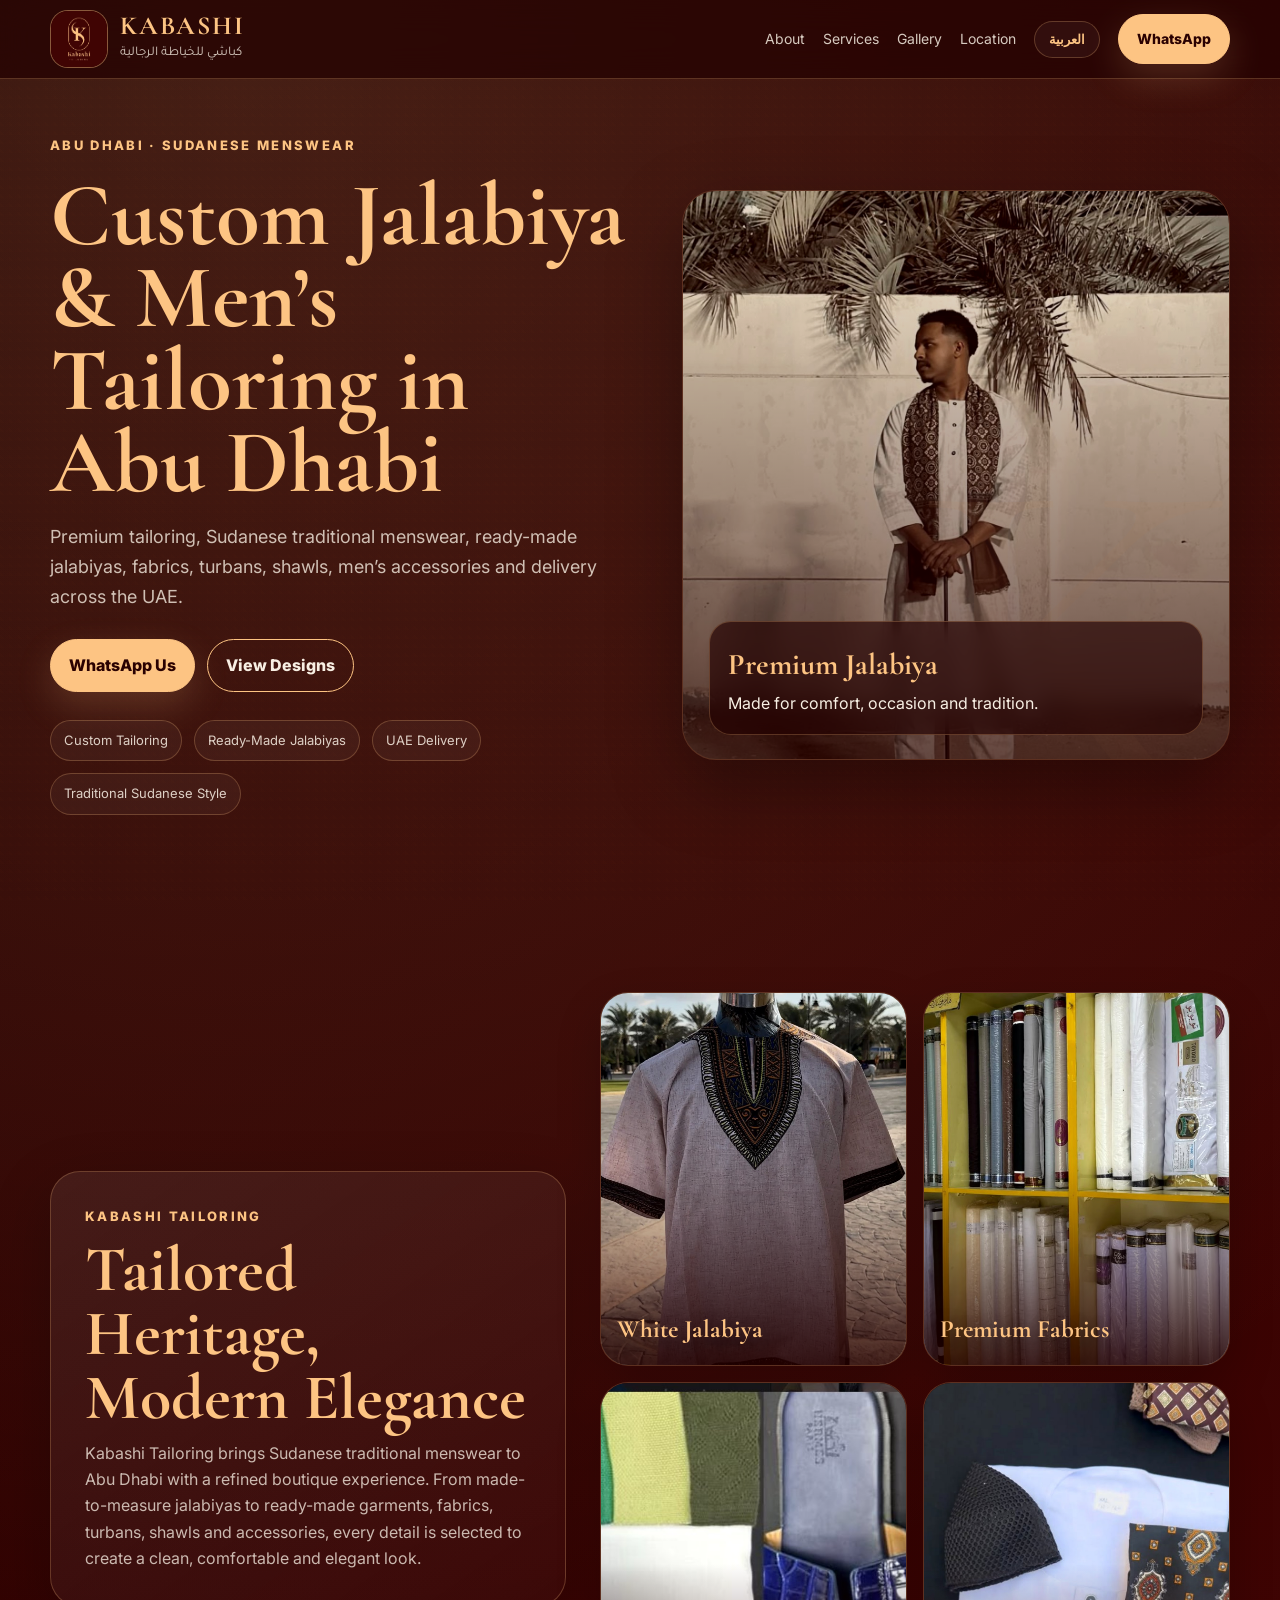
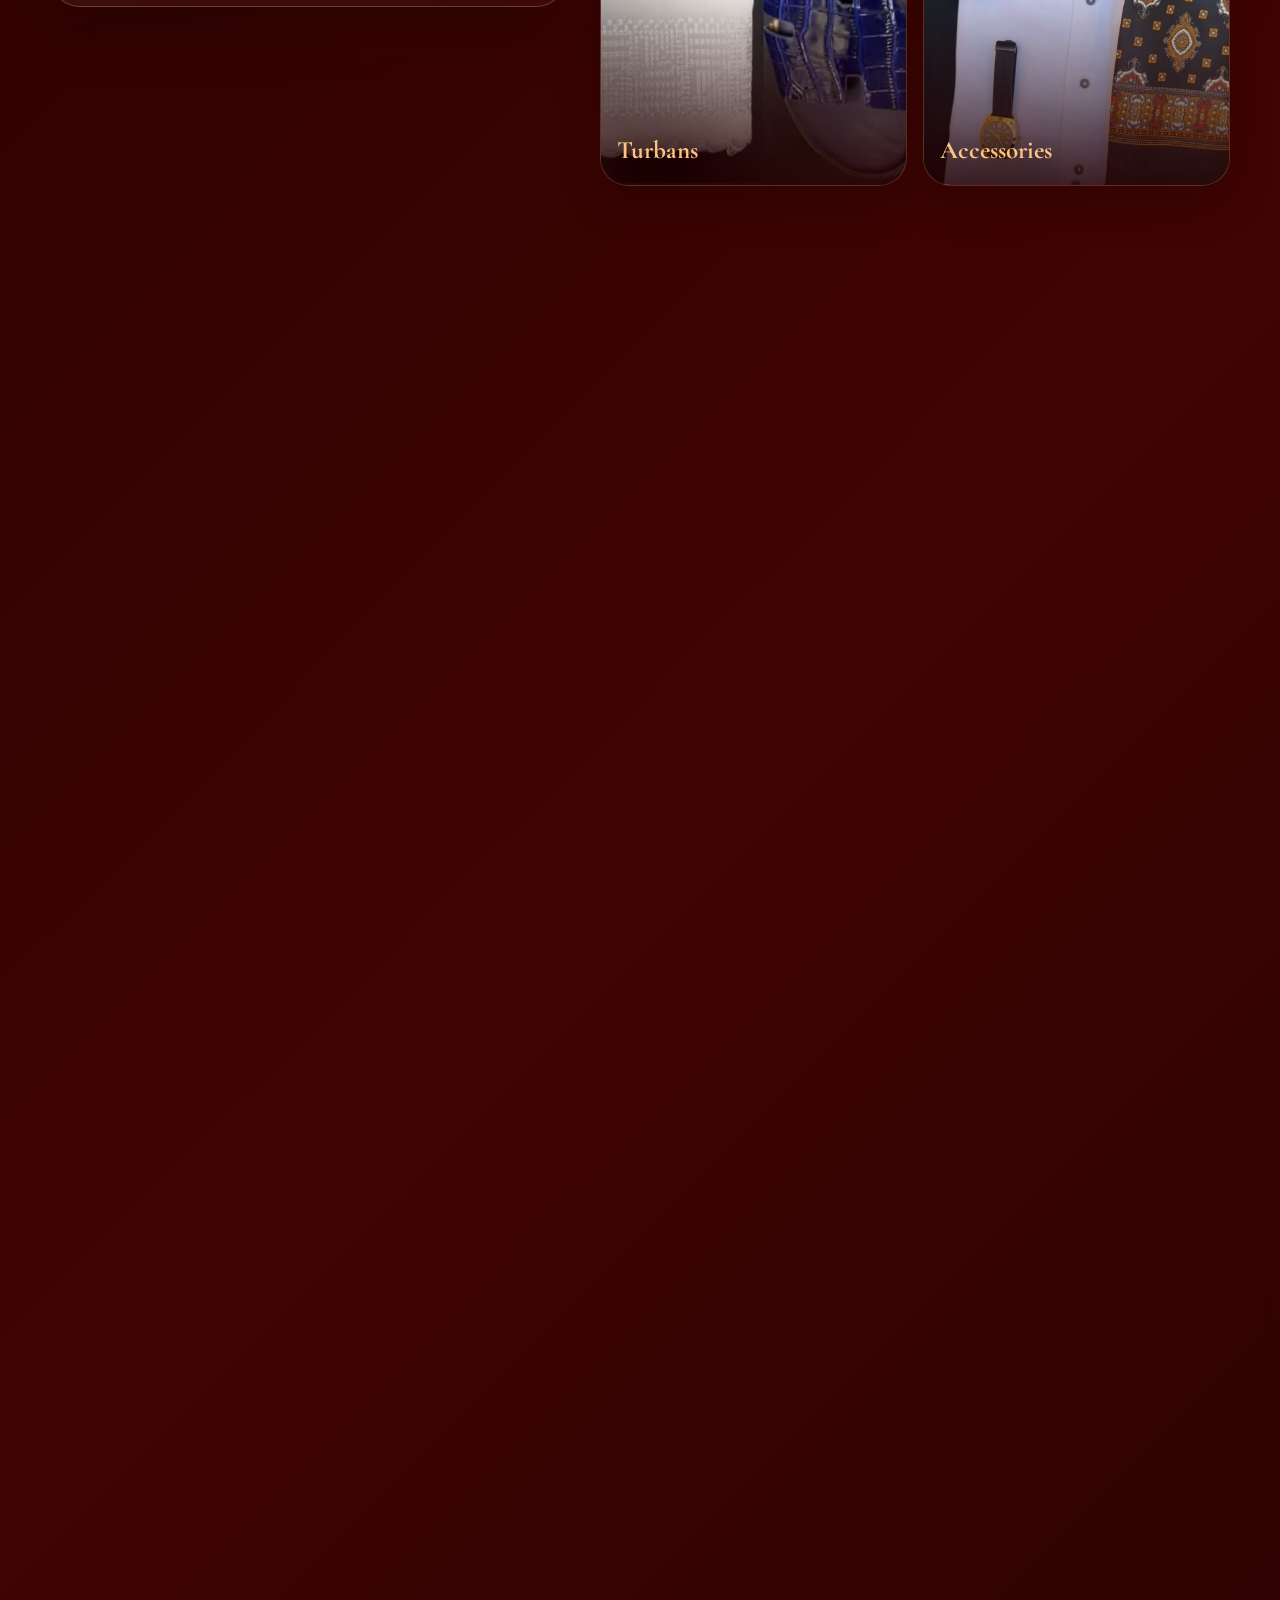
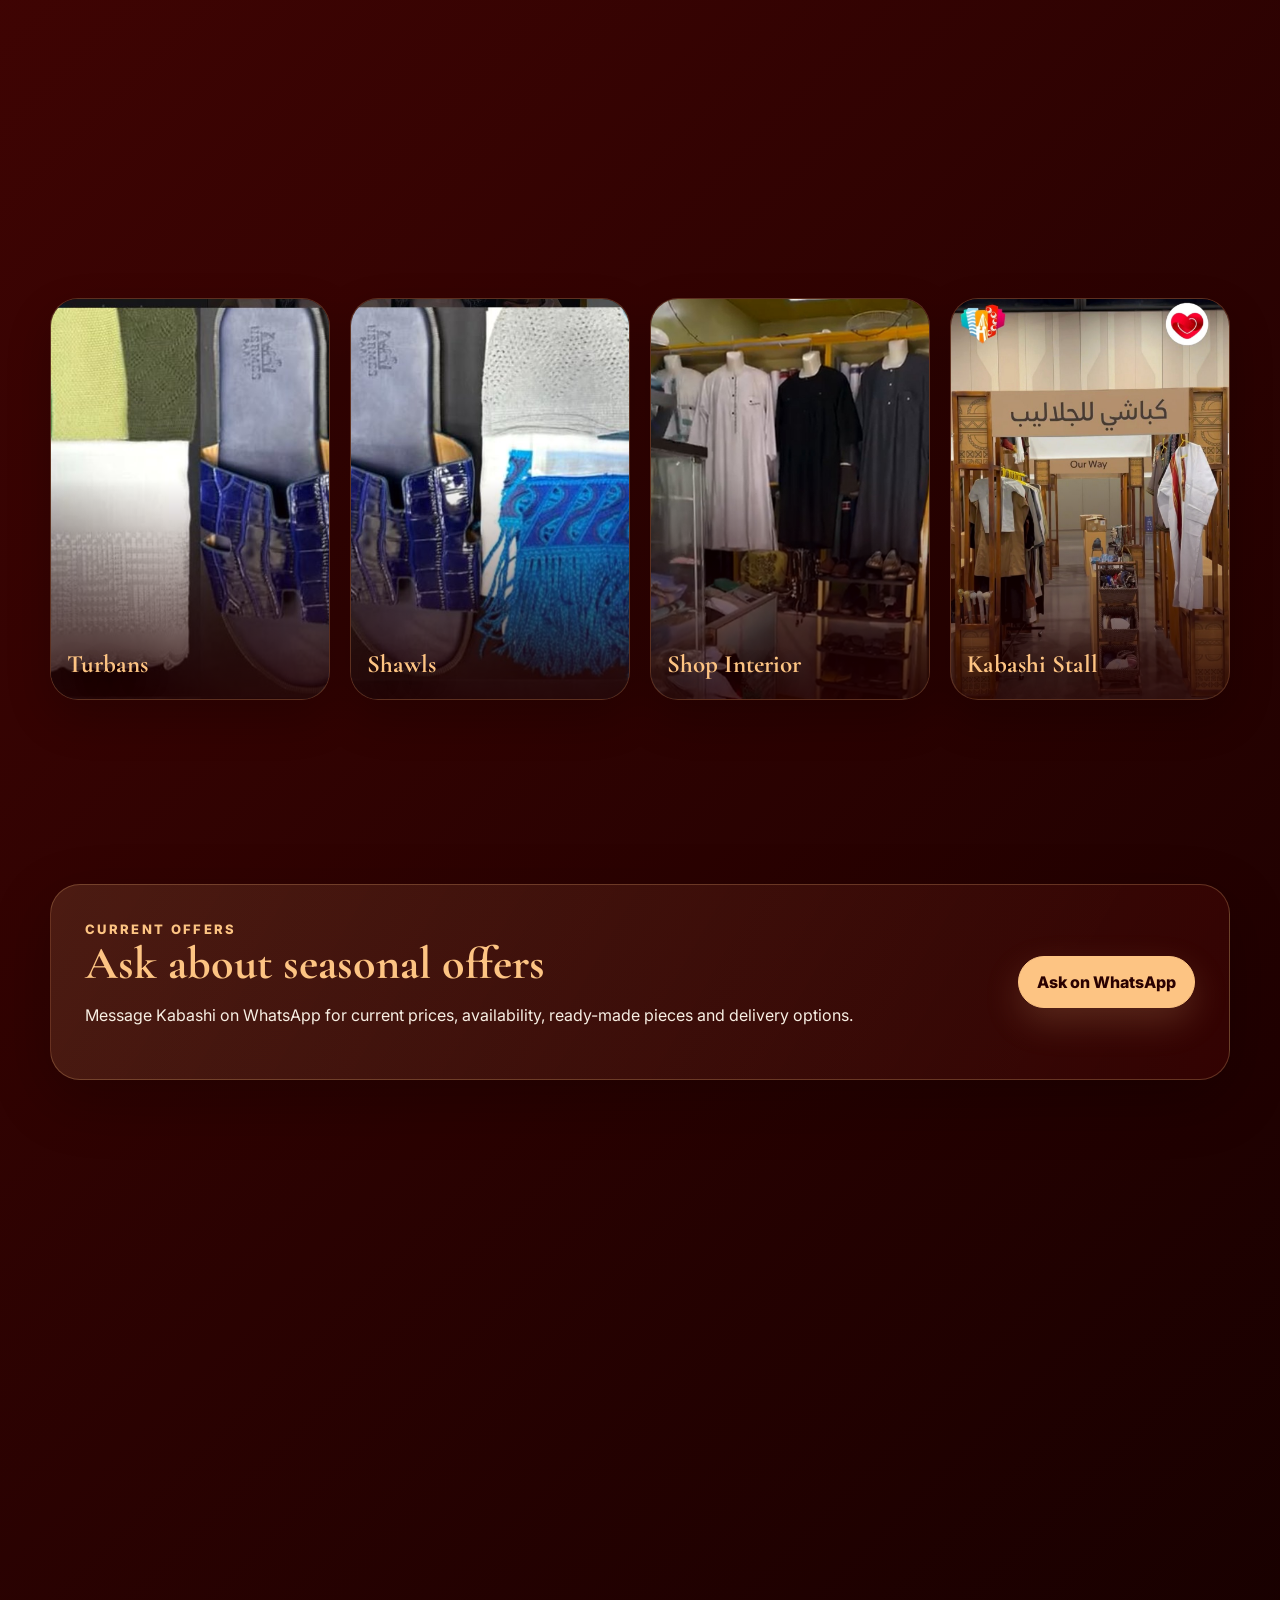
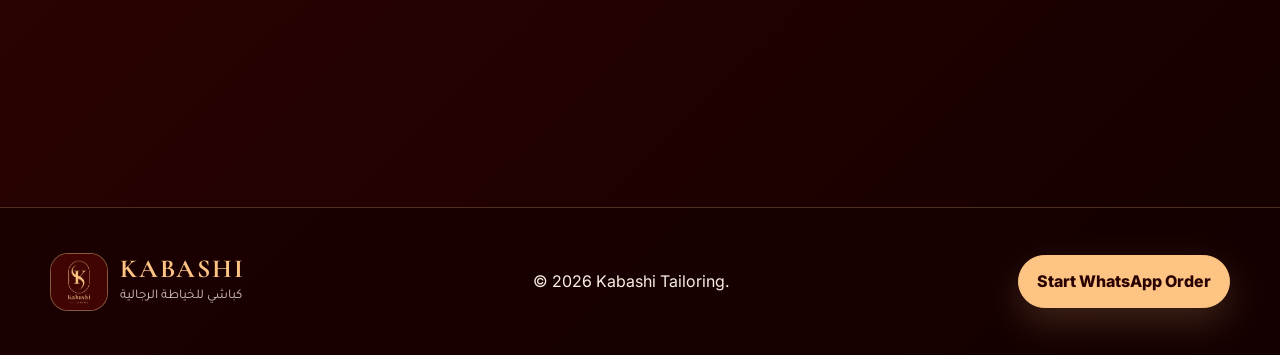
<file: index.html>
<!doctype html>
<html lang='en' dir='ltr'>
<head>
  <meta charset='utf-8'>
  <meta name='viewport' content='width=device-width, initial-scale=1'>
  <meta name='description' content='Kabashi Tailoring in Abu Dhabi offers custom jalabiya tailoring, Sudanese menswear, ready-made jalabiyas, fabrics, turbans, shawls, accessories and UAE delivery.'>
  <meta name='theme-color' content='#400403'>
  <title>Kabashi Tailoring | كباشي للخياطة الرجالية</title>
  <link rel='preconnect' href='https://fonts.googleapis.com'>
  <link rel='preconnect' href='https://fonts.gstatic.com' crossorigin>
  <link href='https://fonts.googleapis.com/css2?family=Cormorant+Garamond:wght@600;700&family=Inter:wght@400;500;600;700&family=Tajawal:wght@400;500;700;800&display=swap' rel='stylesheet'>
  <style>
    :root{--burgundy:#400403;--dark:#210000;--wine:#5A0806;--gold:#FDC483;--bronze:#D69C6F;--ivory:#F8EFE3;--beige:#E8D0B2;--line:rgba(253,196,131,.24);--shadow:0 24px 70px rgba(0,0,0,.35);--serif:'Cormorant Garamond',Georgia,serif;--sans:'Inter',system-ui,sans-serif;--arabic:'Tajawal',sans-serif;--max:1180px}
    *{box-sizing:border-box}html{scroll-behavior:smooth}body{margin:0;font-family:var(--sans);background:radial-gradient(circle at 20% 0%,rgba(253,196,131,.16),transparent 32%),linear-gradient(135deg,#210000,var(--burgundy) 48%,#140000);color:var(--ivory);line-height:1.65;overflow-x:hidden}body:before{content:'';position:fixed;inset:0;pointer-events:none;background-image:linear-gradient(45deg,rgba(253,196,131,.05) 25%,transparent 25%),linear-gradient(-45deg,rgba(253,196,131,.04) 25%,transparent 25%);background-size:9px 9px;opacity:.24;z-index:-1}a{color:inherit;text-decoration:none}.container{width:min(calc(100% - 36px),var(--max));margin:auto}.header{position:fixed;top:0;left:0;right:0;z-index:50;background:rgba(35,0,0,.72);backdrop-filter:blur(16px);border-bottom:1px solid var(--line)}.nav{height:78px;display:flex;align-items:center;justify-content:space-between;gap:24px}.brand{display:flex;align-items:center;gap:12px}.logo-img{width:58px;height:58px;border-radius:18px;border:1px solid rgba(253,196,131,.45);object-fit:cover;background:#2A0101}.brand strong{font-family:var(--serif);font-size:26px;letter-spacing:.07em;color:var(--gold);display:block;line-height:1}.brand small{font-family:var(--arabic);display:block;margin-top:4px;color:rgba(248,239,227,.82)}.links{display:flex;align-items:center;gap:18px}.links a{font-size:14px;color:rgba(248,239,227,.84)}.links a:hover{color:var(--gold)}.btn{display:inline-flex;align-items:center;justify-content:center;gap:8px;border-radius:999px;border:1px solid var(--gold);padding:12px 18px;font-weight:800;transition:.25s ease}.btn.primary{background:var(--gold);color:#2A0101;box-shadow:0 14px 36px rgba(253,196,131,.18)}.btn:hover{transform:translateY(-2px);box-shadow:0 18px 45px rgba(253,196,131,.16)}.menu,.lang{background:rgba(255,255,255,.04);border:1px solid var(--line);color:var(--gold);border-radius:999px;padding:10px 14px;font-weight:800;cursor:pointer}.menu{display:none;border-radius:14px}.hero{min-height:100vh;display:grid;align-items:center;padding:120px 0 70px}.hero-grid{display:grid;grid-template-columns:1fr .95fr;gap:56px;align-items:center}.eyebrow{color:var(--gold);letter-spacing:.18em;text-transform:uppercase;font-size:13px;font-weight:800}.hero h1{font-family:var(--serif);font-size:clamp(48px,7vw,96px);line-height:.92;margin:18px 0;color:var(--gold)}.lead{font-size:18px;color:rgba(248,239,227,.78);max-width:650px}.hero-actions,.badges{display:flex;gap:12px;flex-wrap:wrap;margin-top:28px}.badge{border:1px solid var(--line);background:rgba(255,255,255,.04);border-radius:999px;padding:9px 13px;color:rgba(248,239,227,.86);font-size:13px}.hero-photo{position:relative;border:1px solid var(--line);border-radius:34px;min-height:570px;overflow:hidden;box-shadow:var(--shadow);background:#2A0101}.hero-photo:before{content:'K';position:absolute;right:-20px;bottom:-110px;font-family:var(--serif);font-size:520px;line-height:.8;color:rgba(253,196,131,.1);z-index:1}.hero-photo img{position:absolute;inset:0;width:100%;height:100%;object-fit:cover;filter:saturate(.92) contrast(1.05);opacity:.9}.hero-photo:after{content:'';position:absolute;inset:0;background:linear-gradient(180deg,transparent 10%,rgba(35,0,0,.68));z-index:2}.hero-caption{position:absolute;z-index:3;left:26px;right:26px;bottom:24px;border:1px solid var(--line);border-radius:22px;background:rgba(35,0,0,.66);backdrop-filter:blur(12px);padding:18px}.hero-caption b{font-family:var(--serif);font-size:30px;color:var(--gold);display:block}.section{padding:92px 0}.section-head{max-width:780px;margin:0 auto 42px;text-align:center}.section-head h2,.panel h2{font-family:var(--serif);font-size:clamp(38px,5vw,64px);line-height:1;margin:10px 0;color:var(--gold)}.section-head p,.panel p{color:rgba(248,239,227,.76);margin:0}.grid{display:grid;gap:20px}.split{display:grid;grid-template-columns:.9fr 1.1fr;gap:34px;align-items:center}.panel,.card,.offer{border:1px solid var(--line);border-radius:30px;background:linear-gradient(145deg,rgba(255,255,255,.07),rgba(255,255,255,.025));box-shadow:0 20px 60px rgba(0,0,0,.22)}.panel{padding:34px}.visual-grid{display:grid;grid-template-columns:repeat(2,1fr);gap:16px}.visual,.gallery-card{position:relative;overflow:hidden;border:1px solid var(--line);border-radius:28px;background:#2A0101;box-shadow:0 18px 45px rgba(0,0,0,.2)}.visual{min-height:230px}.visual img,.gallery-card img{width:100%;height:100%;object-fit:cover;display:block;transition:.4s ease}.visual:after,.gallery-card:after{content:attr(data-title);position:absolute;left:16px;right:16px;bottom:14px;font-family:var(--serif);font-size:25px;font-weight:800;color:var(--gold);text-shadow:0 8px 20px rgba(0,0,0,.55);z-index:2}.visual:before,.gallery-card:before{content:'';position:absolute;inset:0;background:linear-gradient(180deg,transparent 45%,rgba(35,0,0,.86));z-index:1}.visual:hover img,.gallery-card:hover img{transform:scale(1.06)}.cards{grid-template-columns:repeat(3,1fr)}.card{padding:28px;transition:.25s ease}.card:hover{transform:translateY(-6px);border-color:rgba(253,196,131,.58)}.icon{width:54px;height:54px;border-radius:18px;background:rgba(253,196,131,.12);border:1px solid var(--line);display:grid;place-items:center;color:var(--gold);font-size:24px}.card h3{font-family:var(--serif);font-size:28px;margin:18px 0 8px;color:var(--ivory)}.card p{color:rgba(248,239,227,.72);margin:0}.gallery{grid-template-columns:repeat(4,1fr)}.gallery-card{min-height:270px}.offer{display:flex;align-items:center;justify-content:space-between;gap:24px;padding:34px;background:linear-gradient(120deg,rgba(253,196,131,.13),rgba(64,4,3,.58))}.offer h2{font-family:var(--serif);font-size:46px;line-height:1;margin:0 0 10px;color:var(--gold)}.contact-grid{display:grid;grid-template-columns:1fr 1fr;gap:22px}.map{min-height:360px;border:1px solid var(--line);border-radius:30px;overflow:hidden;background:#1a0000}.map iframe{width:100%;height:100%;border:0;filter:saturate(.82) contrast(1.05)}.footer{padding:44px 0;border-top:1px solid var(--line);background:rgba(20,0,0,.6)}.footer-grid{display:flex;align-items:center;justify-content:space-between;gap:24px}.reveal{opacity:0;transform:translateY(24px);transition:opacity .7s ease,transform .7s ease}.reveal.visible{opacity:1;transform:none}.is-arabic{font-family:var(--arabic)}.is-arabic h1,.is-arabic h2,.is-arabic h3{font-family:var(--arabic)}@media(max-width:900px){.links{position:fixed;top:78px;left:18px;right:18px;display:none;flex-direction:column;align-items:stretch;background:rgba(35,0,0,.96);border:1px solid var(--line);border-radius:24px;padding:18px}.links.open{display:flex}.menu{display:block}.hero-grid,.split,.contact-grid{grid-template-columns:1fr}.hero-photo{min-height:460px}.cards{grid-template-columns:1fr}.gallery{grid-template-columns:repeat(2,1fr)}.footer-grid,.offer{align-items:flex-start;flex-direction:column}.nav{height:74px}}@media(max-width:560px){.gallery,.visual-grid{grid-template-columns:1fr}.hero h1{font-size:50px}.section{padding:66px 0}.panel,.card,.offer{padding:22px}.hero-actions .btn{width:100%}}
  </style>
</head>
<body>
<header class='header'>
  <div class='container nav'>
    <a class='brand' href='#home' aria-label='Kabashi Tailoring home'><img class='logo-img' src='assets/kabashi-logo.png' alt='Kabashi logo'><div><strong>KABASHI</strong><small>كباشي للخياطة الرجالية</small></div></a>
    <button class='menu' id='menu' aria-label='Open menu'>☰</button>
    <nav class='links' id='links'><a href='#about'>About</a><a href='#services'>Services</a><a href='#gallery'>Gallery</a><a href='#location'>Location</a><button class='lang' id='lang'>العربية</button><a class='btn primary' href='https://wa.me/971545222631' target='_blank' rel='noopener'>WhatsApp</a></nav>
  </div>
</header>
<main id='home'>
  <section class='hero'>
    <div class='container hero-grid'>
      <div class='reveal'><div class='eyebrow' data-en='Abu Dhabi · Sudanese menswear' data-ar='أبوظبي · أزياء رجالية سودانية'>Abu Dhabi · Sudanese menswear</div><h1 data-en='Custom Jalabiya & Men’s Tailoring in Abu Dhabi' data-ar='تفصيل جلابية وخياطة رجالية في أبوظبي'>Custom Jalabiya & Men’s Tailoring in Abu Dhabi</h1><p class='lead' data-en='Premium tailoring, Sudanese traditional menswear, ready-made jalabiyas, fabrics, turbans, shawls, men’s accessories and delivery across the UAE.' data-ar='تفصيل رجالي فاخر، جلابيات سودانية، أقمشة، عمائم، شالات، مستلزمات رجالية، وخدمة توصيل داخل الإمارات.'>Premium tailoring, Sudanese traditional menswear, ready-made jalabiyas, fabrics, turbans, shawls, men’s accessories and delivery across the UAE.</p><div class='hero-actions'><a class='btn primary' href='https://wa.me/971545222631' target='_blank' rel='noopener' data-en='WhatsApp Us' data-ar='تواصل عبر واتساب'>WhatsApp Us</a><a class='btn' href='#gallery' data-en='View Designs' data-ar='شاهد التصاميم'>View Designs</a></div><div class='badges'><span class='badge'>Custom Tailoring</span><span class='badge'>Ready-Made Jalabiyas</span><span class='badge'>UAE Delivery</span><span class='badge'>Traditional Sudanese Style</span></div></div>
      <div class='hero-photo reveal'><img src='assets/photos/hero-jalabiya.jpg' alt='Kabashi jalabiya tailoring hero image'><div class='hero-caption'><b>Premium Jalabiya</b><span>Made for comfort, occasion and tradition.</span></div></div>
    </div>
  </section>
  <section class='section' id='about'><div class='container split'><div class='panel reveal'><div class='eyebrow'>Kabashi Tailoring</div><h2 data-en='Tailored Heritage, Modern Elegance' data-ar='أصالة في التفصيل وأناقة معاصرة'>Tailored Heritage, Modern Elegance</h2><p data-en='Kabashi Tailoring brings Sudanese traditional menswear to Abu Dhabi with a refined boutique experience. From made-to-measure jalabiyas to ready-made garments, fabrics, turbans, shawls and accessories, every detail is selected to create a clean, comfortable and elegant look.' data-ar='كباشي للخياطة الرجالية يقدم تجربة خياطة رجالية بطابع سوداني أصيل في أبوظبي، من تفصيل الجلابية حسب المقاس إلى الجلابيات الجاهزة والأقمشة والعمائم والشالات والمستلزمات الرجالية.'>Kabashi Tailoring brings Sudanese traditional menswear to Abu Dhabi with a refined boutique experience. From made-to-measure jalabiyas to ready-made garments, fabrics, turbans, shawls and accessories, every detail is selected to create a clean, comfortable and elegant look.</p></div><div class='visual-grid reveal'><div class='visual' data-title='White Jalabiya'><img src='assets/photos/white-jalabiya.jpg' alt='White jalabiya'></div><div class='visual' data-title='Premium Fabrics'><img src='assets/photos/fabric-wall.jpg' alt='Fabric wall'></div><div class='visual' data-title='Turbans'><img src='assets/photos/turbans-accessories.jpg' alt='Turbans and accessories'></div><div class='visual' data-title='Accessories'><img src='assets/photos/flat-lay-accessories.jpg' alt='Mens accessories'></div></div></div></section>
  <section class='section' id='services'><div class='container'><div class='section-head reveal'><div class='eyebrow'>Services</div><h2 data-en='Everything for the complete Sudanese look' data-ar='كل ما تحتاجه لإطلالة سودانية متكاملة'>Everything for the complete Sudanese look</h2><p data-en='A focused service offering for custom fitting, ready-made garments, styling essentials and delivery.' data-ar='خدمات تفصيل وملابس جاهزة ومستلزمات رجالية وتوصيل بطريقة سهلة وواضحة.'>A focused service offering for custom fitting, ready-made garments, styling essentials and delivery.</p></div><div class='grid cards'><article class='card reveal'><div class='icon'>✂</div><h3>Custom Jalabiya Tailoring</h3><p>Made-to-measure jalabiyas with clean cuts, accurate fitting and elegant finishing.</p></article><article class='card reveal'><div class='icon'>◎</div><h3>Ready-Made Jalabiyas</h3><p>Browse ready-made jalabiyas for daily wear, occasions, gatherings and Eid.</p></article><article class='card reveal'><div class='icon'>▧</div><h3>Fabrics & Materials</h3><p>Selected fabrics suitable for comfort, durability and traditional styling.</p></article><article class='card reveal'><div class='icon'>◌</div><h3>Turbans & Shawls</h3><p>Complete your Sudanese look with matching turbans, shawls and styling essentials.</p></article><article class='card reveal'><div class='icon'>✓</div><h3>Alterations & Fitting</h3><p>Adjustment and fitting support for a better final look before delivery or pickup.</p></article><article class='card reveal'><div class='icon'>↗</div><h3>UAE Delivery</h3><p>Order through WhatsApp and ask about delivery options across the UAE.</p></article></div></div></section>
  <section class='section' id='gallery'><div class='container'><div class='section-head reveal'><div class='eyebrow'>Gallery</div><h2 data-en='Our Latest Designs' data-ar='أحدث التصاميم'>Our Latest Designs</h2><p>Real Kabashi product and shop photos connected from the assets/photos folder.</p></div><div class='grid gallery'><div class='gallery-card reveal' data-title='White Jalabiya'><img src='assets/photos/white-jalabiya.jpg' alt='White jalabiya by Kabashi'></div><div class='gallery-card reveal' data-title='Colored Jalabiya'><img src='assets/photos/colored-jalabiya.jpg' alt='Colored jalabiya by Kabashi'></div><div class='gallery-card reveal' data-title='Premium Fabrics'><img src='assets/photos/fabric-rolls.jpg' alt='Fabric rolls'></div><div class='gallery-card reveal' data-title='Fabric Wall'><img src='assets/photos/fabric-wall.jpg' alt='Fabric wall display'></div><div class='gallery-card reveal' data-title='Turbans'><img src='assets/photos/turbans-accessories.jpg' alt='Turbans and accessories'></div><div class='gallery-card reveal' data-title='Shawls'><img src='assets/photos/shawls-accessories.jpg' alt='Shawls accessories'></div><div class='gallery-card reveal' data-title='Shop Interior'><img src='assets/photos/shop-interior.jpg' alt='Kabashi shop interior'></div><div class='gallery-card reveal' data-title='Kabashi Stall'><img src='assets/photos/kabashi-stall.jpg' alt='Kabashi stall'></div></div></div></section>
  <section class='section'><div class='container offer reveal'><div><div class='eyebrow'>Current Offers</div><h2 data-en='Ask about seasonal offers' data-ar='اسأل عن العروض الموسمية'>Ask about seasonal offers</h2><p>Message Kabashi on WhatsApp for current prices, availability, ready-made pieces and delivery options.</p></div><a class='btn primary' href='https://wa.me/971545222631' target='_blank' rel='noopener'>Ask on WhatsApp</a></div></section>
  <section class='section' id='location'><div class='container contact-grid'><div class='panel reveal'><div class='eyebrow'>Visit Kabashi</div><h2 data-en='Find us in Abu Dhabi' data-ar='زورونا في أبوظبي'>Find us in Abu Dhabi</h2><p>Kabashi Tailoring is located in Abu Dhabi, Musaffah / Mohamed Bin Zayed City / East 12 area. Visit for measurements, ready-made jalabiyas, fabrics, accessories and fitting support.</p><p><strong>Phone / WhatsApp:</strong> 054 522 2631<br><strong>Instagram:</strong> @kabashijalabia</p><div class='hero-actions'><a class='btn primary' href='https://maps.app.goo.gl/zRtJLdgBqovz6FBf7' target='_blank' rel='noopener'>Get Directions</a><a class='btn' href='https://www.instagram.com/kabashijalabia' target='_blank' rel='noopener'>Instagram</a></div></div><div class='map reveal'><iframe title='Kabashi Tailoring Google Map' loading='lazy' referrerpolicy='no-referrer-when-downgrade' src='https://www.google.com/maps?q=Kabashi%20gents%20tailor%20Abu%20Dhabi&output=embed'></iframe></div></div></section>
</main>
<footer class='footer'><div class='container footer-grid'><a class='brand' href='#home'><img class='logo-img' src='assets/kabashi-logo.png' alt='Kabashi logo'><div><strong>KABASHI</strong><small>كباشي للخياطة الرجالية</small></div></a><p>© <span id='year'></span> Kabashi Tailoring.</p><a class='btn primary' href='https://wa.me/971545222631' target='_blank' rel='noopener'>Start WhatsApp Order</a></div></footer>
<script>
  const menu=document.getElementById('menu'),links=document.getElementById('links'),year=document.getElementById('year'),lang=document.getElementById('lang');year.textContent=new Date().getFullYear();menu.addEventListener('click',()=>links.classList.toggle('open'));document.querySelectorAll('.links a').forEach(a=>a.addEventListener('click',()=>links.classList.remove('open')));const obs=new IntersectionObserver(es=>es.forEach(e=>{if(e.isIntersecting){e.target.classList.add('visible');obs.unobserve(e.target)}}),{threshold:.12});document.querySelectorAll('.reveal').forEach(el=>obs.observe(el));let current='en';lang.addEventListener('click',()=>{current=current==='en'?'ar':'en';document.documentElement.lang=current;document.documentElement.dir=current==='ar'?'rtl':'ltr';document.body.classList.toggle('is-arabic',current==='ar');lang.textContent=current==='ar'?'English':'العربية';document.querySelectorAll('[data-en][data-ar]').forEach(el=>{el.textContent=el.dataset[current]})});
</script>
</body>
</html>
</file>
